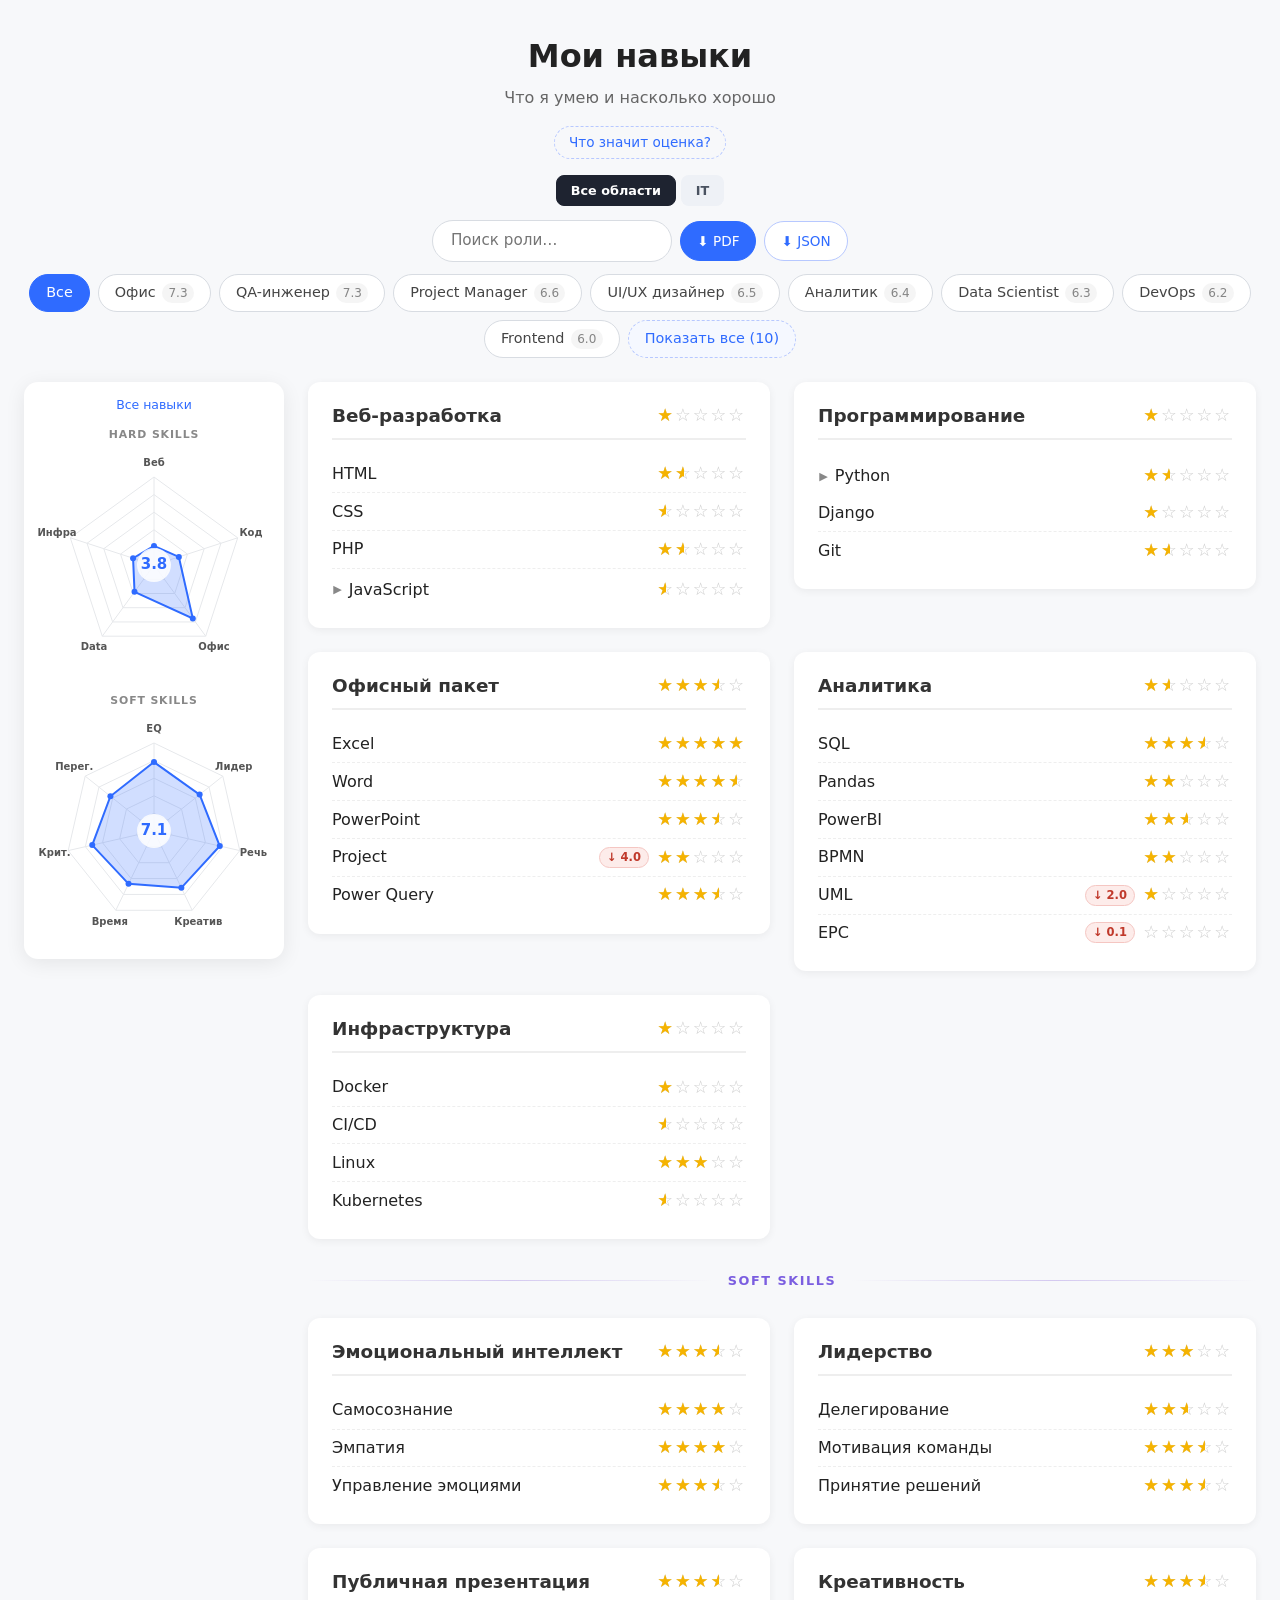
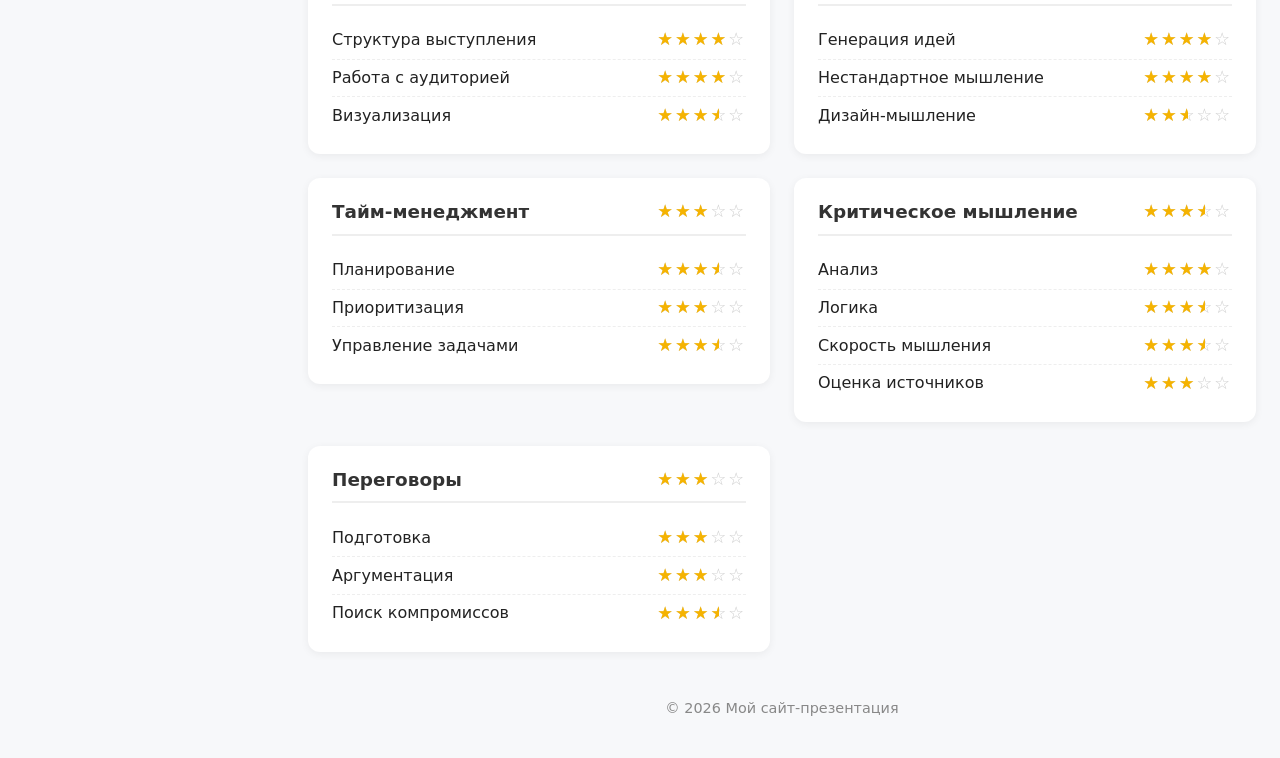
<file: index.html>
<!DOCTYPE html>
<html lang="ru">

<head>
  <meta charset="UTF-8">
  <meta name="viewport" content="width=device-width, initial-scale=1.0">
  <title>Мои навыки</title>
  <link rel="stylesheet" href="css/style.css">
</head>

<body>

  <div class="layout">

    <aside class="radar-panel" aria-label="Диаграммы навыков">
      <p class="radar-panel__hint" id="radar-hint">Все навыки</p>
      <div id="radar-panel-inner" class="radar-panel__inner"></div>
    </aside>

    <header class="page-header">
      <h1>Мои навыки</h1>
      <p class="subtitle">Что я умею и насколько хорошо</p>

      <div class="rubric">
        <button type="button" id="rubric-toggle" class="rubric-btn" aria-expanded="false">
          Что значит оценка?
        </button>
        <div class="rubric-body" id="rubric-body" hidden>
          <table class="rubric-table">
            <thead>
              <tr>
                <th>Балл</th>
                <th>Hard skill</th>
                <th>Soft skill</th>
              </tr>
            </thead>
            <tbody>
              <tr>
                <td>0</td>
                <td>Не знаю / не слышал</td>
                <td>Не знаю / не слышал</td>
              </tr>
              <tr>
                <td>1</td>
                <td>Слышал термин</td>
                <td>Слышал термин</td>
              </tr>
              <tr>
                <td>2</td>
                <td>Понимаю идею, не практиковал</td>
                <td>Понимаю идею, не практиковал</td>
              </tr>
              <tr>
                <td>3</td>
                <td>Пробовал по туториалу</td>
                <td>Пробовал, обычно выходит плохо</td>
              </tr>
              <tr>
                <td>4</td>
                <td>Простые задачи по инструкции</td>
                <td>Работает в простых ситуациях</td>
              </tr>
              <tr>
                <td>5</td>
                <td>Типовые задачи, иногда гуглю</td>
                <td>Обычно справляюсь, иногда ошибаюсь</td>
              </tr>
              <tr>
                <td>6</td>
                <td>Уверенно решаю типовые задачи</td>
                <td>Уверенно применяю в работе</td>
              </tr>
              <tr>
                <td>7</td>
                <td>Сложные задачи, знаю нюансы</td>
                <td>Применяю в сложных ситуациях</td>
              </tr>
              <tr>
                <td>8</td>
                <td>Понимаю устройство, оптимизирую</td>
                <td>Обучаю других, вижу нестандартные ходы</td>
              </tr>
              <tr>
                <td>9</td>
                <td>Проектирую решения с нуля</td>
                <td>Признан в команде как эксперт</td>
              </tr>
              <tr>
                <td>10</td>
                <td>Эксперт: учу других, развиваю тему</td>
                <td>Эксперт: развиваю практику, обучаю</td>
              </tr>
            </tbody>
          </table>
        </div>
      </div>

      <nav class="domains-nav" id="domains-nav" aria-label="Область"></nav>

      <div class="roles-bar">
        <div class="roles-search-row">
          <input type="search" id="roles-search" class="roles-search" placeholder="Поиск роли…" autocomplete="off">
          <button type="button" id="print-btn" class="print-btn" title="Сохранить в PDF">
            ⬇ PDF
          </button>
          <button type="button" id="export-btn" class="print-btn print-btn--ghost" title="Скачать данные как JSON">
            ⬇ JSON
          </button>
        </div>
        <nav class="roles-nav" id="roles-nav" aria-label="Фильтр по ролям"></nav>
      </div>
    </header>

    <main class="layout__content">
      <aside class="roles-summary" id="roles-summary" aria-live="polite" hidden></aside>
      <div class="skills-wrapper" id="skills-wrapper"></div>

      <footer class="page-footer">
        <p>© 2026 Мой сайт-презентация</p>
      </footer>
    </main>

  </div>

  <div id="radar-tooltip" class="radar-tooltip" hidden></div>

  <script type="module" src="js/main.js"></script>
</body>

</html>
</file>
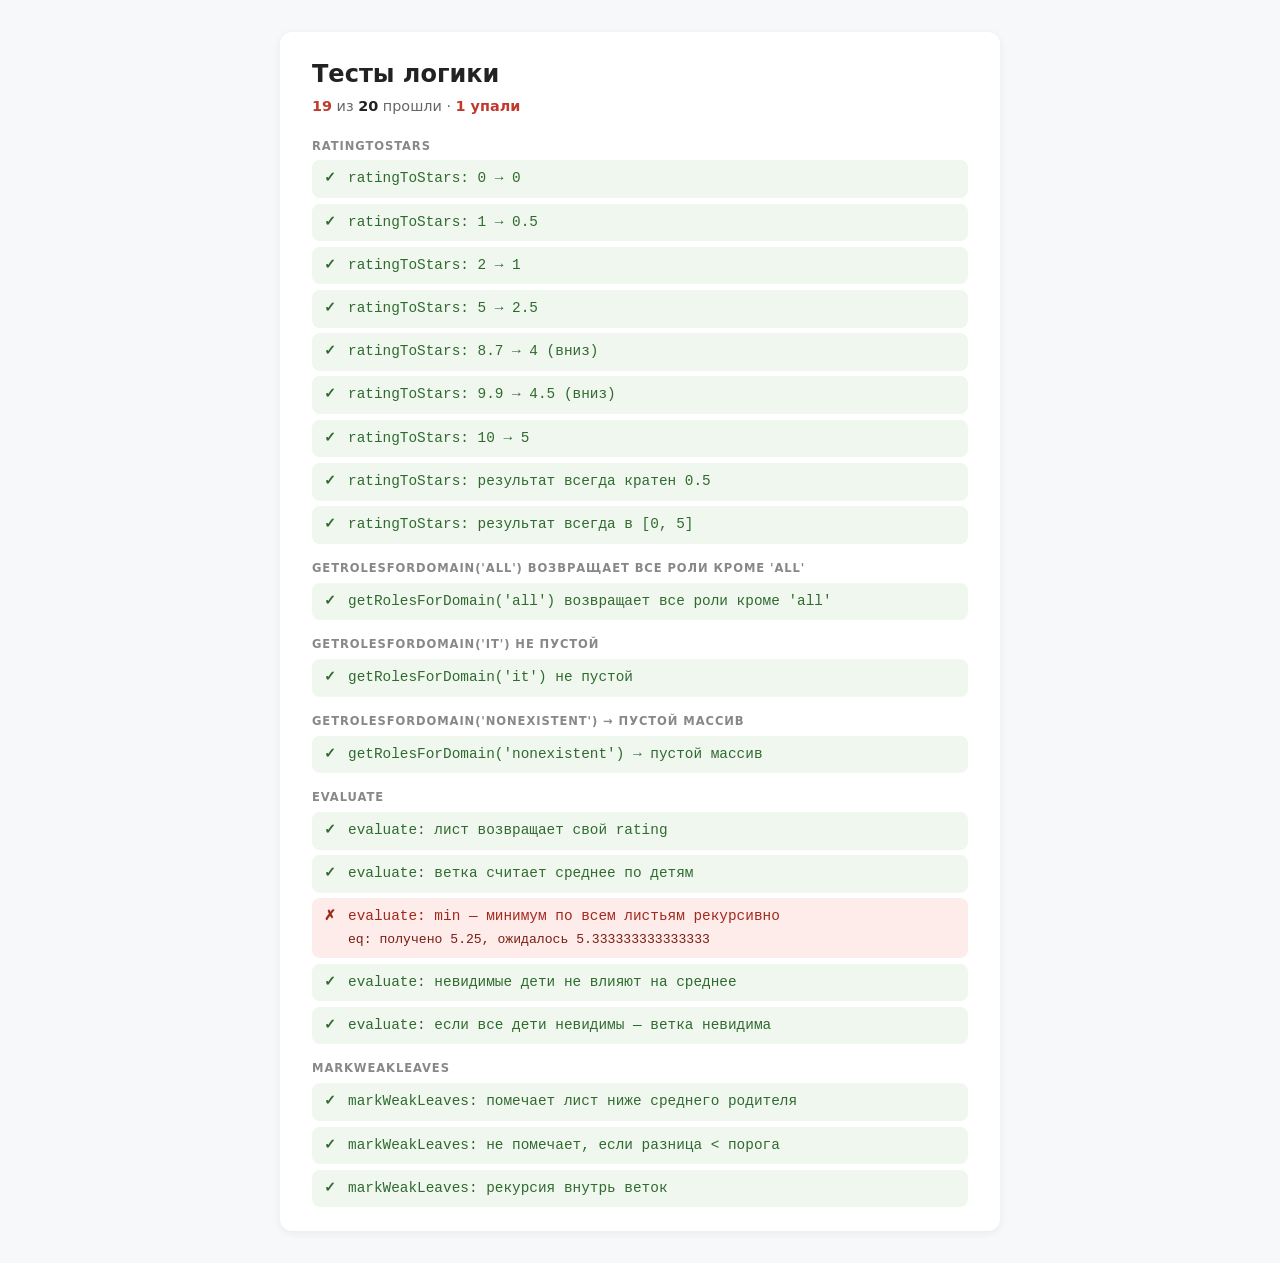
<file: tests/index.html>
<!DOCTYPE html>
<html lang="ru">
<head>
  <meta charset="UTF-8">
  <meta name="viewport" content="width=device-width, initial-scale=1.0">
  <title>Тесты — Мои навыки</title>
  <style>
    * { box-sizing: border-box; }

    body {
      margin: 0;
      font-family: system-ui, -apple-system, "Segoe UI", Roboto, sans-serif;
      background: #f7f8fa;
      color: #222;
      line-height: 1.5;
      padding: 2rem;
    }

    .tests-wrap {
      max-width: 720px;
      margin: 0 auto;
      background: #fff;
      border-radius: 12px;
      padding: 1.5rem 2rem;
      box-shadow: 0 2px 8px rgba(0, 0, 0, .06);
    }

    h1 {
      margin: 0 0 .25rem;
      font-size: 1.5rem;
    }

    .summary {
      margin: 0 0 1.25rem;
      font-size: .9rem;
      color: #666;
    }
    .summary strong { color: #222; }

    .summary.is-pass strong.total { color: #2f8f2f; }
    .summary.is-fail strong.total { color: #c0392b; }

    .test-list {
      list-style: none;
      padding: 0;
      margin: 0;
      display: flex;
      flex-direction: column;
      gap: .35rem;
    }

    .test-item {
      display: flex;
      gap: .75rem;
      padding: .5rem .75rem;
      border-radius: 8px;
      font-size: .9rem;
      font-family: ui-monospace, "SF Mono", Menlo, Consolas, monospace;
      align-items: flex-start;
    }

    .test-item--pass {
      background: #f0f7ee;
      color: #2f6b2f;
    }

    .test-item--fail {
      background: #fdecea;
      color: #a0291d;
    }

    .test-icon {
      flex-shrink: 0;
      font-weight: 700;
    }

    .test-name {
      flex: 1;
      word-break: break-word;
    }

    .test-error {
      display: block;
      margin-top: .15rem;
      color: #7a1d13;
      font-size: .82rem;
      font-weight: 400;
    }

    .test-group-title {
      margin: 1rem 0 .35rem;
      font-size: .72rem;
      text-transform: uppercase;
      letter-spacing: .08em;
      color: #888;
      font-weight: 700;
    }
    .test-group-title:first-child { margin-top: 0; }
  </style>
</head>
<body>

  <div class="tests-wrap">
    <h1>Тесты логики</h1>
    <p class="summary" id="summary">Запуск…</p>
    <div id="output"></div>
  </div>

  <script type="module" src="tests.js"></script>
</body>
</html>
</file>
<file: css/style.css>
/* ---------- Базовое ---------- */
* { box-sizing: border-box; }
[hidden] { display: none !important; }

body {
  margin: 0;
  font-family: system-ui, -apple-system, "Segoe UI", Roboto, sans-serif;
  background: #f7f8fa;
  color: #222;
  line-height: 1.5;
}

/* ---------- Раскладка ---------- */
.layout {
  display: grid;
  grid-template-columns: 260px minmax(0, 1fr);
  grid-template-areas:
    "header header"
    "radar  content";
  gap: 1.5rem;
  max-width: 1300px;
  margin: 0 auto;
  padding: 1.5rem;
  align-items: start;
}

/* ---------- Радар-панель ---------- */
.radar-panel {
  grid-area: radar;
  background: #fff;
  border-radius: 14px;
  padding: 14px 14px 12px;
  box-shadow: 0 4px 20px rgba(0, 0, 0, .08);
  display: flex;
  flex-direction: column;
  gap: 12px;
}

.radar-panel__hint {
  margin: 0;
  font-size: .78rem;
  color: #2f6bff;
  text-align: center;
  font-weight: 500;
  min-height: 1em;
}

.radar-panel__inner {
  display: flex;
  flex-direction: column;
  gap: 16px;
  /* без скролла по умолчанию */
}

/* Скролл — только для много-доменного режима */
.radar-panel__inner--scroll {
  max-height: 78vh;
  overflow-y: auto;
  padding-right: 4px;
  scrollbar-width: thin;
}

.radar-panel__inner--scroll::-webkit-scrollbar { width: 6px; }
.radar-panel__inner--scroll::-webkit-scrollbar-thumb {
  background: #d8dce2;
  border-radius: 999px;
}

.radar-domain {
  display: flex;
  flex-direction: column;
  gap: 12px;
}

.radar-domain + .radar-domain {
  margin-top: 8px;
  padding-top: 14px;
  border-top: 1px solid #eef0f3;
}

.radar-domain__title {
  margin: 0;
  font-size: .8rem;
  font-weight: 700;
  color: #1e2330;
  text-align: center;
  letter-spacing: .06em;
  text-transform: uppercase;
}

.radar-block h3 {
  margin: 0 0 6px;
  font-size: .68rem;
  text-transform: uppercase;
  letter-spacing: .08em;
  color: #888;
  text-align: center;
  font-weight: 600;
}

.radar-canvas-wrap { position: relative; }

.radar-block canvas {
  display: block;
  width: 100%;
  aspect-ratio: 1 / 1;
}

.radar-empty {
  margin: 0;
  text-align: center;
  font-size: .82rem;
  color: #999;
  padding: 1rem 0;
}

/* ---------- Тултип радара ---------- */
.radar-tooltip {
  position: fixed;
  z-index: 1000;
  pointer-events: none;
  background: #1e2330;
  color: #fff;
  padding: .5rem .75rem;
  border-radius: 8px;
  box-shadow: 0 4px 16px rgba(0, 0, 0, .25);
  font-size: .82rem;
  line-height: 1.3;
  display: flex;
  flex-direction: column;
  gap: .2rem;
  max-width: 240px;
}

.radar-tooltip__name { font-weight: 600; }
.radar-tooltip__type {
  font-size: .7rem;
  color: #a0a8b8;
  text-transform: uppercase;
  letter-spacing: .05em;
}
.radar-tooltip__rating {
  display: inline-flex;
  align-items: center;
  gap: .4rem;
  margin-top: .1rem;
}
.radar-tooltip__num {
  font-variant-numeric: tabular-nums;
  color: #ffd46b;
  font-weight: 600;
}
.radar-tooltip__stars .stars { font-size: .95rem; letter-spacing: 1px; }
.radar-tooltip__stars .stars::before { color: rgba(255, 255, 255, .35); }
.radar-tooltip__stars .stars::after  { color: #ffd46b; }

/* ---------- Шапка ---------- */
.page-header {
  grid-area: header;
  text-align: center;
  padding: .5rem 0 0;
}

.page-header h1 { margin: 0 0 .35rem; font-size: 2rem; }
.subtitle { color: #666; margin: 0 0 1rem; }

.layout__content { grid-area: content; min-width: 0; }

/* ---------- Рубрика ---------- */
.rubric { margin: 0 0 1rem; }

.rubric-btn {
  font: inherit;
  font-size: .85rem;
  color: #2f6bff;
  background: none;
  border: 1px dashed #b7c8ff;
  padding: .35rem .9rem;
  border-radius: 999px;
  cursor: pointer;
  transition: background .15s;
}
.rubric-btn:hover { background: #f5f8ff; }

.rubric-body {
  max-width: 680px;
  margin: .75rem auto 0;
  text-align: left;
}

.rubric-table {
  width: 100%;
  border-collapse: collapse;
  font-size: .85rem;
  background: #fff;
  border-radius: 10px;
  overflow: hidden;
  box-shadow: 0 2px 8px rgba(0, 0, 0, .06);
}
.rubric-table thead th {
  padding: .5rem .75rem;
  background: #f5f7fa;
  color: #555;
  font-size: .72rem;
  text-transform: uppercase;
  letter-spacing: .06em;
  text-align: left;
  border-bottom: 1px solid #e6e8eb;
  font-weight: 700;
}
.rubric-table td {
  padding: .4rem .75rem;
  border-bottom: 1px solid #f0f0f0;
  vertical-align: top;
}
.rubric-table tr:last-child td { border-bottom: none; }
.rubric-table td:first-child {
  width: 2.5em;
  text-align: right;
  font-weight: 700;
  color: #2f6bff;
  font-variant-numeric: tabular-nums;
}
.rubric-table td:nth-child(2),
.rubric-table td:nth-child(3) { color: #444; }

@media (max-width: 640px) {
  .rubric-table { font-size: .78rem; }
  .rubric-table td,
  .rubric-table thead th { padding: .35rem .5rem; }
}

/* ---------- Домены ---------- */
.domains-nav {
  display: flex;
  flex-wrap: wrap;
  justify-content: center;
  gap: .35rem;
  margin: 0 0 .85rem;
}

.domain-btn {
  font: inherit;
  font-size: .8rem;
  font-weight: 600;
  padding: .3rem .85rem;
  border-radius: 8px;
  border: 1px solid transparent;
  background: #eef1f6;
  color: #4a5361;
  cursor: pointer;
  transition: background .15s, color .15s, border-color .15s;
}
.domain-btn:hover { background: #e3e8f0; }
.domain-btn.is-active {
  background: #1e2330;
  color: #fff;
  border-color: #1e2330;
}

/* ---------- Панель ролей ---------- */
.roles-bar {
  display: flex;
  flex-direction: column;
  align-items: center;
  gap: .75rem;
}
.roles-search-row {
  display: flex;
  align-items: center;
  gap: .5rem;
  flex-wrap: wrap;
  justify-content: center;
}
.roles-search {
  font: inherit;
  font-size: .95rem;
  padding: .55rem 1.1rem;
  border-radius: 999px;
  border: 1px solid #d8dce2;
  background: #fff;
  min-width: 240px;
  max-width: 100%;
  color: inherit;
  transition: border-color .15s, box-shadow .15s;
}
.roles-search:focus {
  outline: none;
  border-color: #2f6bff;
  box-shadow: 0 0 0 3px rgba(47, 107, 255, .15);
}

.print-btn {
  font: inherit;
  font-size: .85rem;
  font-weight: 500;
  padding: .55rem 1rem;
  border-radius: 999px;
  border: 1px solid #2f6bff;
  background: #2f6bff;
  color: #fff;
  cursor: pointer;
  transition: background .15s, transform .1s;
}
.print-btn:hover { background: #2356d6; border-color: #2356d6; }
.print-btn:active { transform: scale(.97); }

.roles-nav {
  display: flex;
  flex-wrap: wrap;
  justify-content: center;
  gap: .5rem;
}
.role-btn {
  font: inherit;
  font-size: .9rem;
  padding: .45rem 1rem;
  border-radius: 999px;
  border: 1px solid #d8dce2;
  background: #fff;
  color: #444;
  cursor: pointer;
  display: inline-flex;
  align-items: center;
  gap: .4rem;
  transition: background .15s, color .15s, border-color .15s, transform .1s;
}
.role-btn:hover { border-color: #b9c0c9; background: #fafbfc; }
.role-btn:active { transform: scale(.97); }
.role-btn.is-active {
  background: #2f6bff;
  border-color: #2f6bff;
  color: #fff;
}
.role-btn__label { white-space: nowrap; }
.role-btn__score {
  font-size: .75rem;
  font-variant-numeric: tabular-nums;
  opacity: .65;
  padding: .05rem .4rem;
  border-radius: 999px;
  background: rgba(0, 0, 0, .06);
}
.role-btn.is-active .role-btn__score {
  background: rgba(255, 255, 255, .2);
  opacity: 1;
}
.role-btn--toggle {
  border-style: dashed;
  color: #2f6bff;
  border-color: #b7c8ff;
  background: #f5f8ff;
}
.role-btn--toggle:hover { background: #ecf1ff; border-color: #93aaff; }
.roles-nav__hint { color: #888; font-size: .9rem; padding: .45rem .5rem; }

/* ---------- Сводка ---------- */
.roles-summary {
  margin: 0 0 1rem;
  padding: 1rem 1.5rem;
  background: #fff;
  border-radius: 12px;
  box-shadow: 0 2px 8px rgba(0, 0, 0, .06);
  border-left: 4px solid #2f6bff;
}
.roles-summary__head {
  display: flex;
  flex-wrap: wrap;
  align-items: baseline;
  gap: .5rem;
  margin-bottom: .85rem;
}
.roles-summary__label { color: #666; font-size: .9rem; }
.roles-summary__roles { font-weight: 600; color: #2f6bff; }

.roles-summary__grid {
  display: grid;
  grid-template-columns: repeat(auto-fit, minmax(150px, 1fr));
  gap: 1rem;
}
.roles-summary__metric {
  display: flex;
  flex-direction: column;
  gap: .1rem;
  align-items: flex-start;
}
.roles-summary__metric--hard {
  padding-left: .6rem;
  border-left: 3px solid #2f6bff;
}
.roles-summary__metric--soft {
  padding-left: .6rem;
  border-left: 3px solid #7b5ee0;
}
.roles-summary__metric-value {
  font-size: 1.25rem;
  font-weight: 600;
  font-variant-numeric: tabular-nums;
  color: #222;
  line-height: 1.2;
}
.roles-summary__metric-label {
  font-size: .72rem;
  color: #888;
  text-transform: uppercase;
  letter-spacing: .04em;
}
.roles-summary__metric-sub {
  font-size: .75rem;
  color: #999;
}
.roles-summary__metric .stars { margin: .15rem 0; }

.lvl-trainee { color: #8a8a8a; }
.lvl-junior  { color: #6b8f3a; }
.lvl-middle  { color: #2f6bff; }
.lvl-senior  { color: #c47f00; }
.lvl-expert  { color: #c0392b; }

/* ---------- Сетка блоков ---------- */
.skills-wrapper {
  display: grid;
  grid-template-columns: repeat(auto-fit, minmax(320px, 1fr));
  gap: 1.5rem;
  align-items: start;
}
.skills-group {
  background: #fff;
  border-radius: 12px;
  padding: 1.25rem 1.5rem;
  box-shadow: 0 2px 8px rgba(0, 0, 0, .06);
}
.skills-group__header {
  display: flex;
  justify-content: space-between;
  align-items: center;
  border-bottom: 2px solid #eee;
  padding-bottom: .5rem;
  margin-bottom: 1rem;
  gap: .75rem;
}
.skills-group__header h2 {
  margin: 0;
  font-size: 1.15rem;
  color: #333;
}

/* ---------- Разделитель Hard / Soft ---------- */
.skills-divider {
  grid-column: 1 / -1;
  display: flex;
  align-items: center;
  gap: 1rem;
  margin: .5rem 0 .25rem;
  color: #7b5ee0;
  font-size: .8rem;
  text-transform: uppercase;
  letter-spacing: .12em;
  font-weight: 700;
}
.skills-divider::before,
.skills-divider::after {
  content: "";
  flex: 1;
  height: 1px;
  background: linear-gradient(to right, transparent, #d4c9f0, transparent);
}
.skills-divider span { white-space: nowrap; }

/* ---------- Список навыков ---------- */
.skills-list { list-style: none; padding: 0; margin: 0; }
.skills-list--nested { margin: 0; }

.skill {
  display: flex;
  justify-content: space-between;
  align-items: center;
  padding: .4rem 0;
  border-bottom: 1px dashed #eee;
  gap: .5rem;
}
.skill:last-child { border-bottom: none; }
.skill-name { font-weight: 500; }
.skill--has-children { border-bottom: none; padding-bottom: .25rem; }

.skill-toggle {
  font: inherit;
  color: inherit;
  background: none;
  border: 0;
  cursor: pointer;
  display: inline-flex;
  align-items: center;
  gap: .35rem;
  padding: .15rem .5rem;
  margin-left: -.5rem;
  border-radius: 6px;
  text-align: left;
  transition: background .12s;
}
.skill-toggle:hover { background: #eef2ff; }
.skill-toggle:focus-visible { outline: 2px solid #2f6bff; outline-offset: 1px; }

.skill-caret {
  display: inline-block;
  width: 1em;
  text-align: center;
  color: #888;
  font-size: .7em;
  transition: transform .15s ease;
  transform-origin: 50% 50%;
  transform: translateY(1px);
}
.skill-caret::before { content: "▶"; }
.skill--expanded .skill-caret { transform: translateY(1px) rotate(90deg); }
.skill--expanded .skill-toggle { background: #eef2ff; }

.skill-subgroup {
  list-style: none;
  background: #f2f3f5;
  border-left: 3px solid #d3d7dd;
  border-radius: 8px;
  padding: .35rem .75rem .5rem;
  margin: .1rem 0 .65rem;
  animation: fadeIn .15s ease;
}
@keyframes fadeIn {
  from { opacity: 0; transform: translateY(-3px); }
  to   { opacity: 1; transform: translateY(0); }
}
.skill-subgroup .skill { border-bottom: 1px solid #e6e8eb; padding: .35rem 0; }
.skill-subgroup .skill:last-child { border-bottom: none; }
.skill-subgroup .skill-name { font-weight: 400; color: #444; font-size: .95rem; }
.skill-subgroup .stars { font-size: 1rem; }
.skill-subgroup .skill-subgroup {
  background: #e9ebef;
  border-left-color: #c2c7ce;
  margin: .1rem 0 .4rem;
}
.skill-subgroup .skill-subgroup .skill-subgroup {
  background: #e0e3e8;
  border-left-color: #b3b9c1;
}

.skill-meta {
  display: inline-flex;
  align-items: center;
  gap: .5rem;
  flex-shrink: 0;
}

/* ---------- Бейдж «слабое звено» ---------- */
.skill-weak {
  display: inline-flex;
  align-items: center;
  gap: .15rem;
  font-size: .72rem;
  font-variant-numeric: tabular-nums;
  font-weight: 600;
  color: #c0392b;
  background: #fdecea;
  border: 1px solid #f5c6c2;
  border-radius: 999px;
  padding: .05rem .45rem;
  white-space: nowrap;
  cursor: help;
}
.skill-subgroup .skill-weak {
  font-size: .68rem;
  padding: .02rem .4rem;
}

/* ---------- Звёзды ---------- */
.stars {
  --rating: 0;
  display: inline-block;
  position: relative;
  font-size: 1.1rem;
  letter-spacing: 2px;
  line-height: 1;
  user-select: none;
  font-family: system-ui, "Segoe UI Symbol", "Apple Symbols", "Noto Sans Symbols", sans-serif;
  white-space: nowrap;
}
.stars::before { content: "☆☆☆☆☆"; color: #ccc; }
.stars::after {
  content: "★★★★★";
  color: #f5b301;
  position: absolute;
  top: 0;
  left: 0;
  width: calc(var(--rating) / 5 * 100%);
  overflow: hidden;
  white-space: nowrap;
}

/* ---------- Пустой результат ---------- */
.empty-state {
  grid-column: 1 / -1;
  text-align: center;
  color: #888;
  padding: 2rem;
  background: #fff;
  border-radius: 12px;
  box-shadow: 0 2px 8px rgba(0, 0, 0, .06);
}

/* ---------- Подвал ---------- */
.page-footer {
  text-align: center;
  color: #888;
  font-size: .9rem;
  padding: 2rem 1rem 0;
}

/* ---------- Мобильная раскладка ---------- */
@media (max-width: 980px) {
  .layout {
    grid-template-columns: minmax(0, 1fr);
    grid-template-areas:
      "header"
      "radar"
      "content";
    padding: 1rem;
    gap: 1rem;
  }
  .radar-panel {
    max-width: 520px;
    margin: 0 auto;
    width: 100%;
  }
}

/* ---------- Печать / PDF ---------- */
@media print {
  .roles-bar,
  .domains-nav,
  .roles-summary,
  .page-footer,
  .print-btn,
  .rubric,
  .radar-tooltip { display: none !important; }

  body { background: #fff; color: #000; }

  .layout {
    display: block;
    max-width: 100%;
    padding: 0;
    gap: 0;
  }
  .page-header {
    text-align: left;
    padding: 0 0 1rem;
    border-bottom: 2px solid #333;
    margin-bottom: 1.25rem;
  }
  .page-header h1 { font-size: 1.6rem; }
  .subtitle { color: #555; }

  .radar-panel {
    display: flex;
    flex-direction: column;
    gap: 16px;
    width: 100%;
    max-width: 100%;
    margin: 0 0 1.5rem;
    padding: 10px;
    box-shadow: none;
    border: 1px solid #ccc;
    border-radius: 8px;
    break-inside: avoid;
    page-break-inside: avoid;
  }
  .radar-domain {
    flex: 1 1 100%;
    display: flex;
    flex-direction: row;
    gap: 16px;
    justify-content: center;
  }
  .radar-block { flex: 1 1 50%; max-width: 300px; }
  .radar-block h3 { color: #333; font-size: .7rem; }
  .radar-panel__hint { color: #333; font-size: .75rem; }

  .skills-wrapper {
    grid-template-columns: repeat(2, 1fr);
    gap: 12px;
  }
  .skills-divider { color: #333; margin: .75rem 0 .25rem; }
  .skills-divider::before,
  .skills-divider::after {
    background: linear-gradient(to right, transparent, #999, transparent);
  }
  .skills-group {
    box-shadow: none;
    border: 1px solid #ccc;
    border-radius: 6px;
    padding: .75rem 1rem;
    break-inside: avoid;
    page-break-inside: avoid;
  }
  .skill-subgroup { background: #f7f7f7; border-left: 2px solid #999; }
  .skill-toggle { padding: 0; margin: 0; background: none !important; }
  .skill-caret { display: none; }
  .skill-weak { background: #f7f7f7; border-color: #bbb; color: #444; }
  .stars::before { color: #bbb; }
  .stars::after  { color: #b58900; }

  * {
    -webkit-print-color-adjust: exact;
    print-color-adjust: exact;
  }
}
/* Кнопки экспорта/импорта — призрачные */
.print-btn--ghost {
  background: #fff;
  color: #2f6bff;
  border-color: #b7c8ff;
}
.print-btn--ghost:hover {
  background: #f5f8ff;
  border-color: #93aaff;
}

/* В печати — не показываем */
@media print {
  .print-btn--ghost { display: none !important; }
}
</file>
